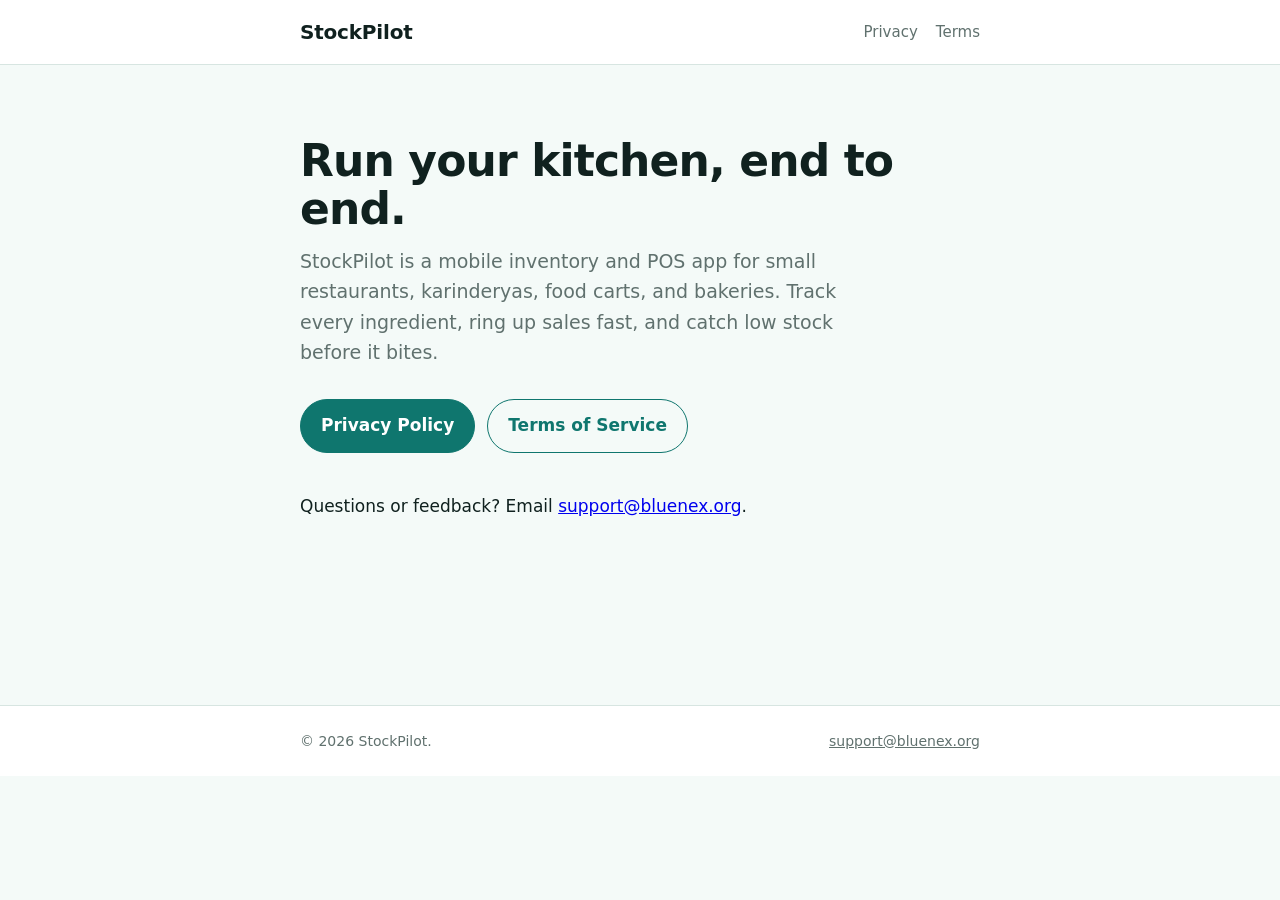
<file: index.html>
<!doctype html>
<html lang="en">
<head>
  <meta charset="utf-8">
  <meta name="viewport" content="width=device-width, initial-scale=1">
  <title>StockPilot — Inventory and POS for small restaurants</title>
  <meta name="description" content="StockPilot is a mobile inventory and POS app for small restaurants, karinderyas, food carts, and bakeries. Track ingredients, ring up sales, get smart low-stock alerts.">
  <meta name="theme-color" content="#0F766E">
  <link rel="canonical" href="https://svlarot.github.io/stockpilot-site/">
  <link rel="icon" type="image/svg+xml" href="favicon.svg">
  <link rel="stylesheet" href="styles.css">
  <meta property="og:title" content="StockPilot — Inventory and POS for small restaurants">
  <meta property="og:description" content="Track ingredients, ring up sales, catch low stock — built for small kitchens.">
  <meta property="og:type" content="website">
  <meta property="og:url" content="https://svlarot.github.io/stockpilot-site/">
</head>
<body>
  <header>
    <div class="container">
      <a class="brand" href="./">StockPilot</a>
      <nav>
        <a href="https://svlarot.github.io/stockpilot-legal/">Privacy</a>
        <a href="terms.html">Terms</a>
      </nav>
    </div>
  </header>

  <main>
    <section class="hero">
      <h1>Run your kitchen, end to end.</h1>
      <p class="lede">
        StockPilot is a mobile inventory and POS app for small restaurants,
        karinderyas, food carts, and bakeries. Track every ingredient, ring
        up sales fast, and catch low stock before it bites.
      </p>
      <div class="actions">
        <a class="btn primary" href="https://svlarot.github.io/stockpilot-legal/">Privacy Policy</a>
        <a class="btn" href="terms.html">Terms of Service</a>
      </div>

      <p>
        Questions or feedback? Email
        <a href="mailto:support@bluenex.org">support@bluenex.org</a>.
      </p>
    </section>
  </main>

  <footer>
    <div class="container">
      <span>&copy; 2026 StockPilot.</span>
      <span><a href="mailto:support@bluenex.org">support@bluenex.org</a></span>
    </div>
  </footer>
</body>
</html>
</file>
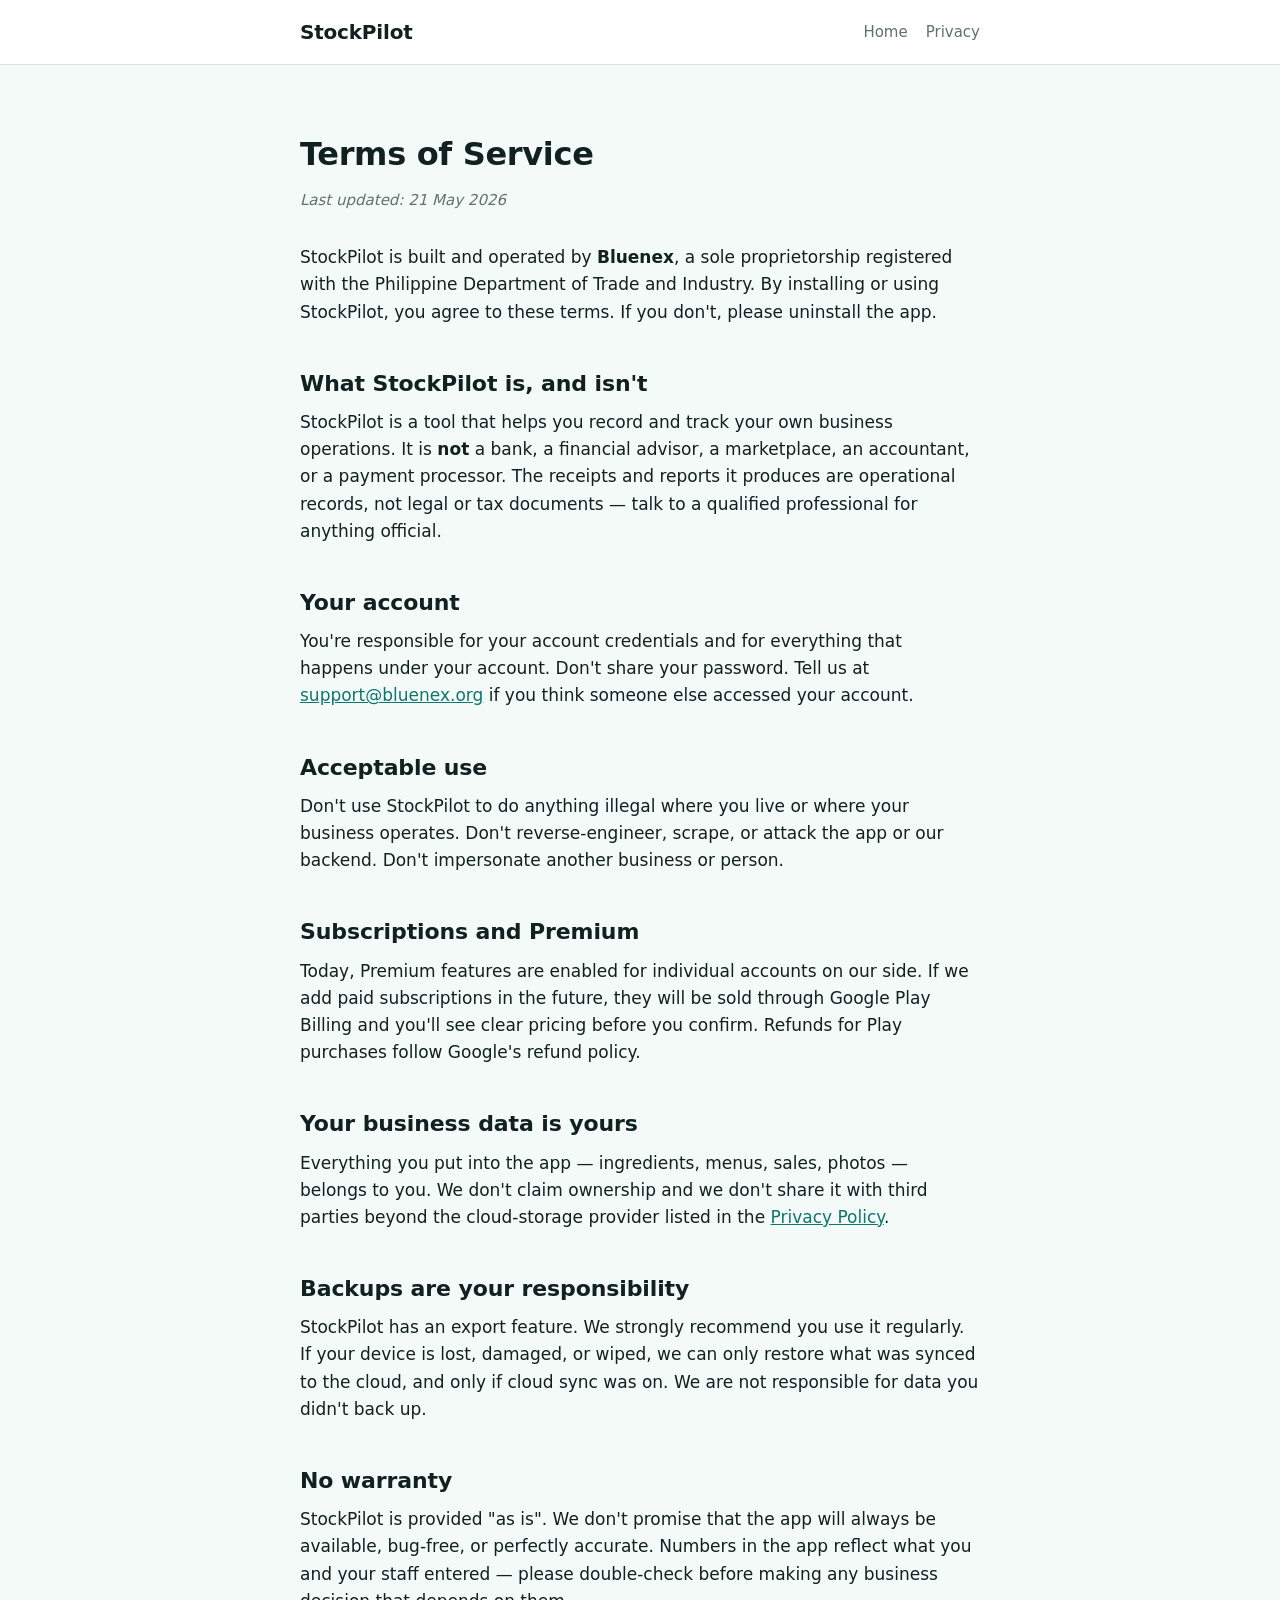
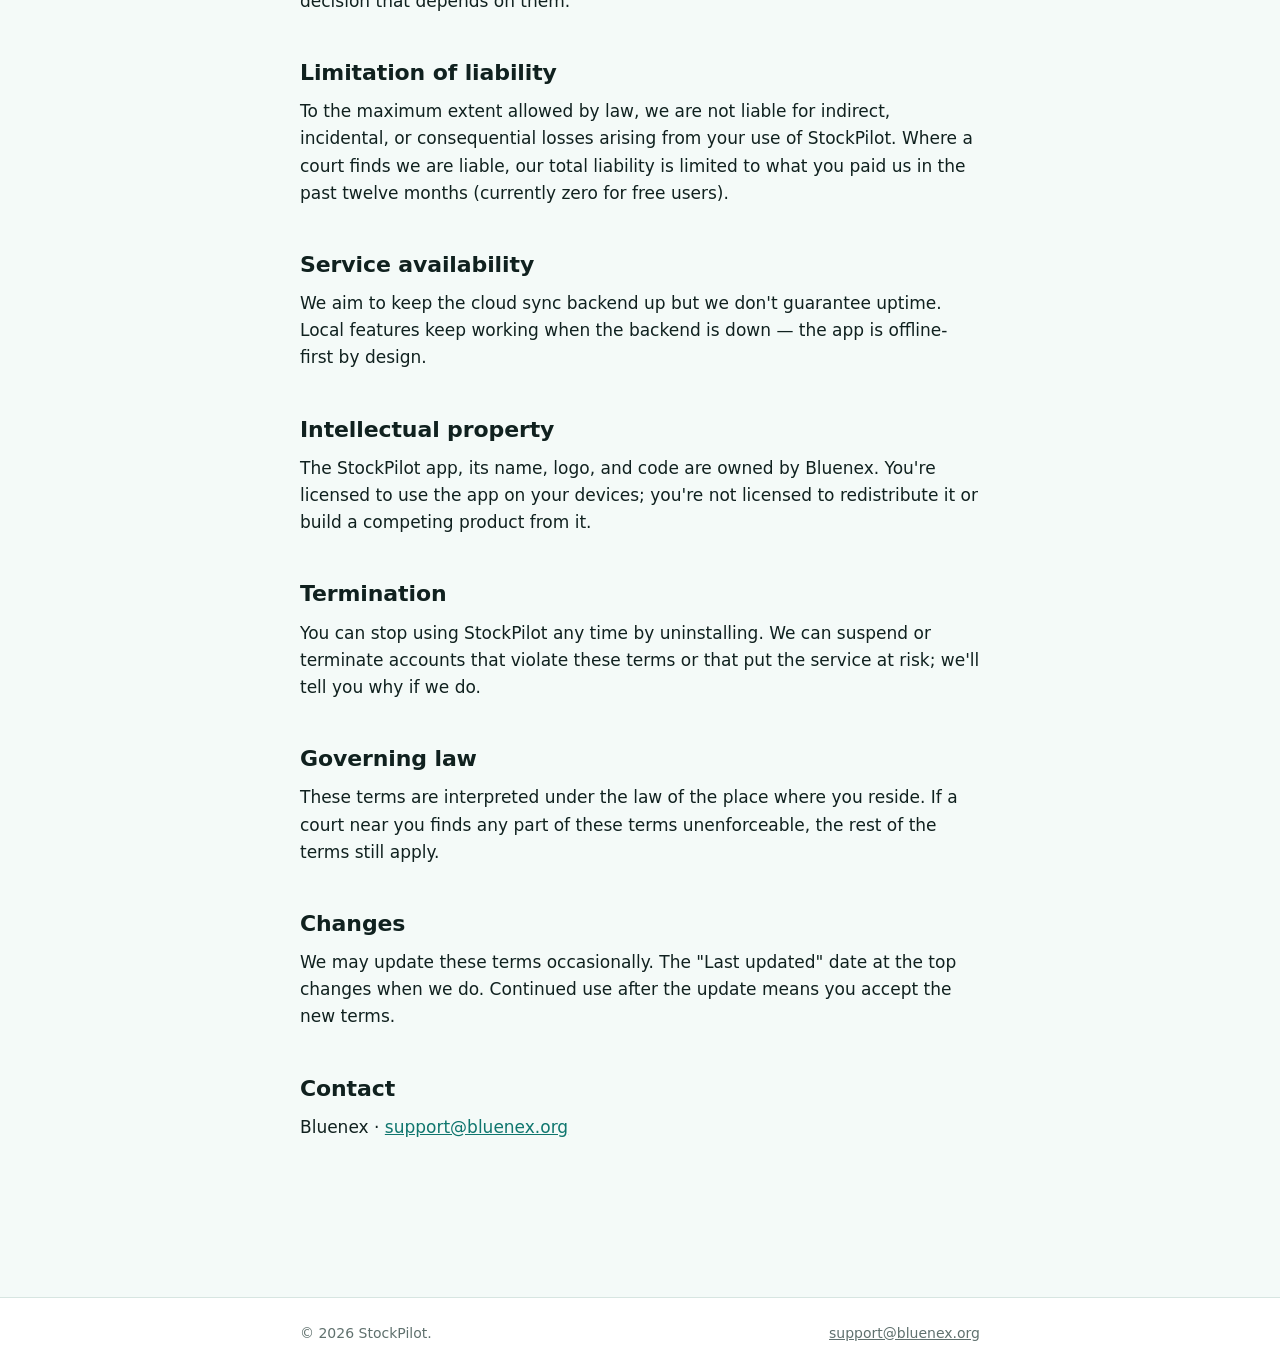
<file: terms.html>
<!doctype html>
<html lang="en">
<head>
  <meta charset="utf-8">
  <meta name="viewport" content="width=device-width, initial-scale=1">
  <title>Terms of Service — StockPilot</title>
  <meta name="description" content="The terms that apply when you use StockPilot. Acceptable use, accounts, subscriptions, and the usual fine print — in plain English.">
  <meta name="theme-color" content="#0F766E">
  <link rel="canonical" href="https://svlarot.github.io/stockpilot-site/terms.html">
  <link rel="icon" type="image/svg+xml" href="favicon.svg">
  <link rel="stylesheet" href="styles.css">
</head>
<body>
  <header>
    <div class="container">
      <a class="brand" href="./">StockPilot</a>
      <nav>
        <a href="./">Home</a>
        <a href="https://svlarot.github.io/stockpilot-legal/">Privacy</a>
      </nav>
    </div>
  </header>

  <main>
    <article>
      <h1>Terms of Service</h1>
      <p class="updated"><em>Last updated: 21 May 2026</em></p>

      <p>
        StockPilot is built and operated by
        <strong>Bluenex</strong>, a sole proprietorship registered with the
        Philippine Department of Trade and Industry. By installing or using
        StockPilot, you agree to these terms. If you don't, please uninstall
        the app.
      </p>

      <h2>What StockPilot is, and isn't</h2>
      <p>
        StockPilot is a tool that helps you record and track your own
        business operations. It is <strong>not</strong> a bank, a financial
        advisor, a marketplace, an accountant, or a payment processor. The
        receipts and reports it produces are operational records, not legal
        or tax documents — talk to a qualified professional for anything
        official.
      </p>

      <h2>Your account</h2>
      <p>
        You're responsible for your account credentials and for everything
        that happens under your account. Don't share your password. Tell us
        at <a href="mailto:support@bluenex.org">support@bluenex.org</a> if
        you think someone else accessed your account.
      </p>

      <h2>Acceptable use</h2>
      <p>
        Don't use StockPilot to do anything illegal where you live or where
        your business operates. Don't reverse-engineer, scrape, or attack
        the app or our backend. Don't impersonate another business or
        person.
      </p>

      <h2>Subscriptions and Premium</h2>
      <p>
        Today, Premium features are enabled for individual accounts on our
        side. If we add paid subscriptions in the future, they will be sold
        through Google Play Billing and you'll see clear pricing before you
        confirm. Refunds for Play purchases follow Google's refund policy.
      </p>

      <h2>Your business data is yours</h2>
      <p>
        Everything you put into the app — ingredients, menus, sales,
        photos — belongs to you. We don't claim ownership and we don't share
        it with third parties beyond the cloud-storage provider listed in
        the <a href="privacy.html">Privacy Policy</a>.
      </p>

      <h2>Backups are your responsibility</h2>
      <p>
        StockPilot has an export feature. We strongly recommend you use it
        regularly. If your device is lost, damaged, or wiped, we can only
        restore what was synced to the cloud, and only if cloud sync was on.
        We are not responsible for data you didn't back up.
      </p>

      <h2>No warranty</h2>
      <p>
        StockPilot is provided "as is". We don't promise that the app will
        always be available, bug-free, or perfectly accurate. Numbers in the
        app reflect what you and your staff entered — please double-check
        before making any business decision that depends on them.
      </p>

      <h2>Limitation of liability</h2>
      <p>
        To the maximum extent allowed by law, we are not liable for
        indirect, incidental, or consequential losses arising from your use
        of StockPilot. Where a court finds we are liable, our total
        liability is limited to what you paid us in the past twelve months
        (currently zero for free users).
      </p>

      <h2>Service availability</h2>
      <p>
        We aim to keep the cloud sync backend up but we don't guarantee
        uptime. Local features keep working when the backend is down — the
        app is offline-first by design.
      </p>

      <h2>Intellectual property</h2>
      <p>
        The StockPilot app, its name, logo, and code are owned by Bluenex.
        You're licensed to use the app on your devices; you're not licensed
        to redistribute it or build a competing product from it.
      </p>

      <h2>Termination</h2>
      <p>
        You can stop using StockPilot any time by uninstalling. We can
        suspend or terminate accounts that violate these terms or that put
        the service at risk; we'll tell you why if we do.
      </p>

      <h2>Governing law</h2>
      <p>
        These terms are interpreted under the law of the place where you
        reside. If a court near you finds any part of these terms
        unenforceable, the rest of the terms still apply.
      </p>

      <h2>Changes</h2>
      <p>
        We may update these terms occasionally. The "Last updated" date at
        the top changes when we do. Continued use after the update means
        you accept the new terms.
      </p>

      <h2>Contact</h2>
      <p>
        Bluenex · <a href="mailto:support@bluenex.org">support@bluenex.org</a>
      </p>
    </article>
  </main>

  <footer>
    <div class="container">
      <span>&copy; 2026 StockPilot.</span>
      <span><a href="mailto:support@bluenex.org">support@bluenex.org</a></span>
    </div>
  </footer>
</body>
</html>
</file>
<file: styles.css>
/* StockPilot site — minimal styles. No JS, no external fonts, no analytics. */

:root {
  --brand: #0F766E;
  --brand-deep: #115E59;
  --brand-soft: #D9F99D;

  /* Light theme (default) */
  --bg: #F4FAF8;
  --surface: #FFFFFF;
  --text: #10211F;
  --text-muted: #60716E;
  --border: #D7E5E1;
  --link: var(--brand);
}

@media (prefers-color-scheme: dark) {
  :root {
    --bg: #0B302E;
    --surface: #115E59;
    --text: #ECFDF5;
    --text-muted: #A7C9C2;
    --border: #1F4E48;
    --link: var(--brand-soft);
  }
}

* { box-sizing: border-box; }

html {
  -webkit-text-size-adjust: 100%;
}

body {
  margin: 0;
  padding: 0;
  background: var(--bg);
  color: var(--text);
  font-family: system-ui, -apple-system, "Segoe UI", Roboto, sans-serif;
  font-size: 17px;
  line-height: 1.6;
  -webkit-font-smoothing: antialiased;
}

main {
  max-width: 720px;
  margin: 0 auto;
  padding: 32px 20px 80px;
}

/* ── Header / nav ─────────────────────────────────────────────────────── */

header {
  border-bottom: 1px solid var(--border);
  background: var(--surface);
}

header .container {
  max-width: 720px;
  margin: 0 auto;
  padding: 16px 20px;
  display: flex;
  align-items: center;
  justify-content: space-between;
  flex-wrap: wrap;
  gap: 12px;
}

header a.brand {
  font-weight: 800;
  font-size: 20px;
  color: var(--text);
  text-decoration: none;
  letter-spacing: -0.01em;
}

header nav {
  display: flex;
  gap: 18px;
  font-size: 15px;
}

header nav a {
  color: var(--text-muted);
  text-decoration: none;
}

header nav a:hover, header nav a:focus {
  color: var(--link);
}

/* ── Hero (index) ─────────────────────────────────────────────────────── */

.hero {
  padding: 40px 0 24px;
}

.hero h1 {
  font-size: clamp(32px, 6vw, 44px);
  line-height: 1.1;
  margin: 0 0 12px;
  letter-spacing: -0.02em;
}

.hero p.lede {
  font-size: 19px;
  color: var(--text-muted);
  margin: 0 0 32px;
  max-width: 540px;
}

.actions {
  display: flex;
  flex-wrap: wrap;
  gap: 12px;
  margin-bottom: 40px;
}

.btn {
  display: inline-block;
  padding: 12px 20px;
  border-radius: 999px;
  font-weight: 600;
  text-decoration: none;
  border: 1px solid var(--brand);
  color: var(--brand);
  background: transparent;
  transition: background-color 120ms ease;
}

.btn:hover, .btn:focus {
  background: var(--brand);
  color: var(--surface);
}

.btn.primary {
  background: var(--brand);
  color: white;
}

.btn.primary:hover, .btn.primary:focus {
  background: var(--brand-deep);
}

/* ── Long-form content (privacy / terms) ──────────────────────────────── */

article h1 {
  font-size: 32px;
  margin: 32px 0 8px;
  letter-spacing: -0.01em;
}

article .updated {
  color: var(--text-muted);
  margin: 0 0 32px;
  font-size: 15px;
}

article h2 {
  font-size: 22px;
  margin: 40px 0 8px;
  letter-spacing: -0.005em;
}

article h3 {
  font-size: 18px;
  margin: 28px 0 4px;
}

article p, article li {
  margin: 0 0 12px;
}

article ul, article ol {
  padding-left: 22px;
}

article a {
  color: var(--link);
}

article strong {
  font-weight: 700;
}

/* ── Footer ───────────────────────────────────────────────────────────── */

footer {
  border-top: 1px solid var(--border);
  background: var(--surface);
  margin-top: 64px;
}

footer .container {
  max-width: 720px;
  margin: 0 auto;
  padding: 24px 20px;
  display: flex;
  justify-content: space-between;
  align-items: center;
  flex-wrap: wrap;
  gap: 12px;
  color: var(--text-muted);
  font-size: 14px;
}

footer a {
  color: var(--text-muted);
}

/* ── Small screens ────────────────────────────────────────────────────── */

@media (max-width: 480px) {
  body { font-size: 16px; }
  main { padding: 24px 16px 64px; }
  header .container { padding: 14px 16px; }
  .hero h1 { font-size: 28px; }
  .hero p.lede { font-size: 17px; }
}
</file>
